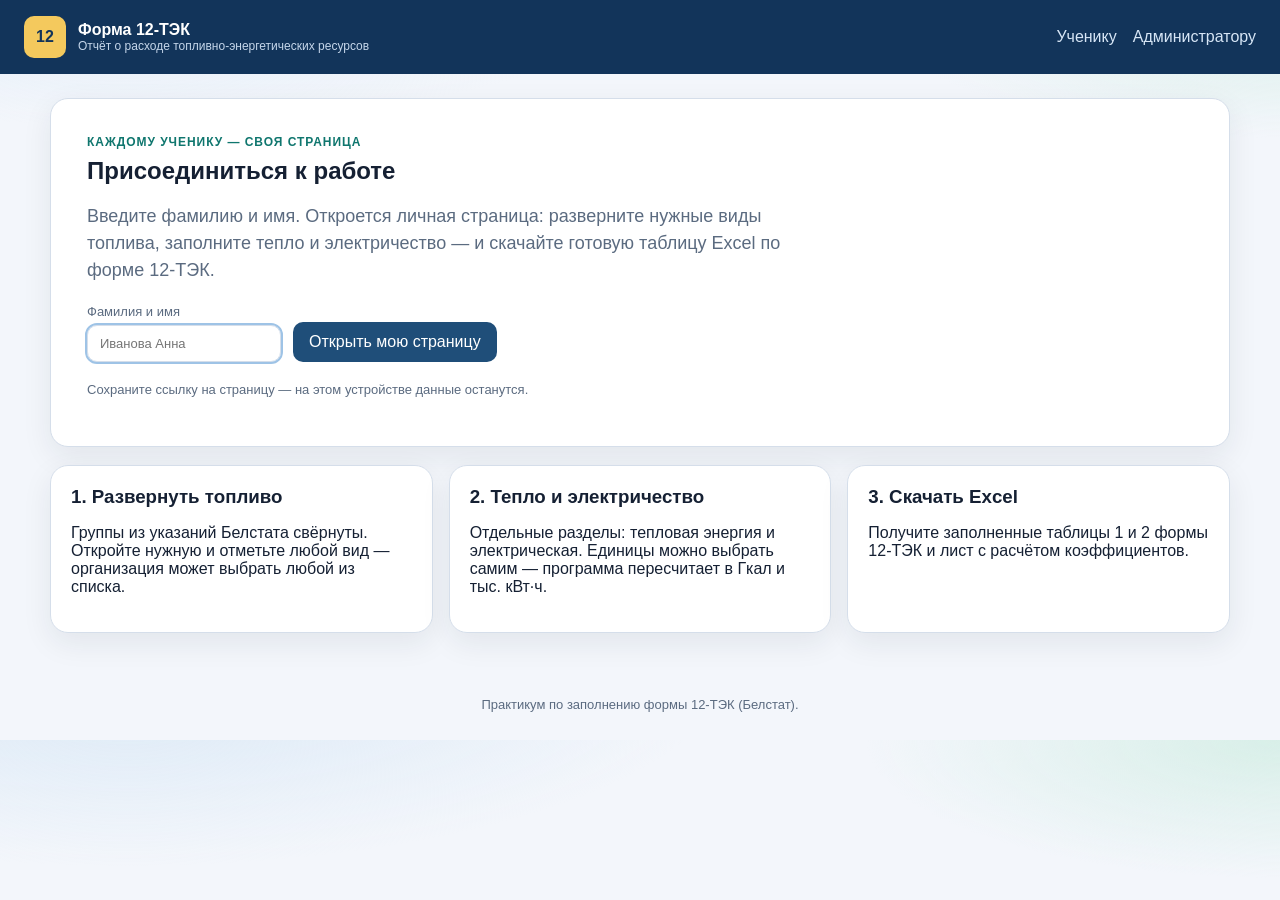
<file: index.html>
<!DOCTYPE html>
<html lang="ru">
<head>
  <meta charset="utf-8">
  <meta name="viewport" content="width=device-width, initial-scale=1">
  <title>Форма 12-ТЭК</title>
  <meta name="robots" content="noindex,nofollow">
  <meta name="application-name" content="Форма 12-ТЭК">
  <meta name="apple-mobile-web-app-title" content="12-ТЭК">
  <meta name="theme-color" content="#12345A">
  <meta name="description" content="Практикум по заполнению отчёта о расходе топливно-энергетических ресурсов">
  <meta property="og:title" content="Форма 12-ТЭК">
  <meta property="og:description" content="Практикум по заполнению отчёта о расходе топливно-энергетических ресурсов">
  <meta property="og:type" content="website">
  <meta property="og:image" content="https://forma-12tek.pages.dev/icon.png">
  <meta property="og:url" content="https://forma-12tek.pages.dev/">
  <link rel="icon" href="favicon.svg" type="image/svg+xml">
  <link rel="icon" href="icon.png" type="image/png" sizes="512x512">
  <link rel="apple-touch-icon" href="icon.png">
  <link rel="manifest" href="site.webmanifest">
  <link rel="stylesheet" href="static/style.css">
</head>
<body>
  <header class="top">
    <a class="brand" href="index.html">
      <span class="mark">12</span>
      <span>
        <strong>Форма 12-ТЭК</strong>
        <small>Отчёт о расходе топливно-энергетических ресурсов</small>
      </span>
    </a>
    <nav>
      <a href="index.html">Ученику</a>
      <a href="admin/">Администратору</a>
    </nav>
  </header>
  <main class="wrap">
    <section class="hero">
      <p class="eyebrow">Каждому ученику — своя страница</p>
      <h1>Присоединиться к работе</h1>
      <p class="lead">
        Введите фамилию и имя. Откроется личная страница: разверните нужные виды топлива,
        заполните тепло и электричество — и скачайте готовую таблицу Excel по форме 12-ТЭК.
      </p>
      <form class="join" id="join-form">
        <label>
          Фамилия и имя
          <input name="name" id="join-name" required maxlength="120" placeholder="Иванова Анна" autofocus>
        </label>
        <button type="submit">Открыть мою страницу</button>
      </form>
      <p class="hint">Сохраните ссылку на страницу — на этом устройстве данные останутся.</p>
    </section>
    <section class="cards">
      <article>
        <h3>1. Развернуть топливо</h3>
        <p>Группы из указаний Белстата свёрнуты. Откройте нужную и отметьте любой вид — организация может выбрать любой из списка.</p>
      </article>
      <article>
        <h3>2. Тепло и электричество</h3>
        <p>Отдельные разделы: тепловая энергия и электрическая. Единицы можно выбрать самим — программа пересчитает в Гкал и тыс. кВт·ч.</p>
      </article>
      <article>
        <h3>3. Скачать Excel</h3>
        <p>Получите заполненные таблицы 1 и 2 формы 12-ТЭК и лист с расчётом коэффициентов.</p>
      </article>
    </section>
  </main>
  <footer class="foot">Практикум по заполнению формы 12-ТЭК (Белстат).</footer>
  <script src="static/catalog.js"></script>
  <script src="static/engine.js"></script>
  <script>
    document.getElementById("join-form").addEventListener("submit", (e) => {
      e.preventDefault();
      const name = document.getElementById("join-name").value.trim();
      if (!name) return;
      const id = Engine.token();
      Engine.upsertStudent(id, name, {});
      location.href = "s.html?t=" + encodeURIComponent(id);
    });
  </script>
</body>
</html>
</file>
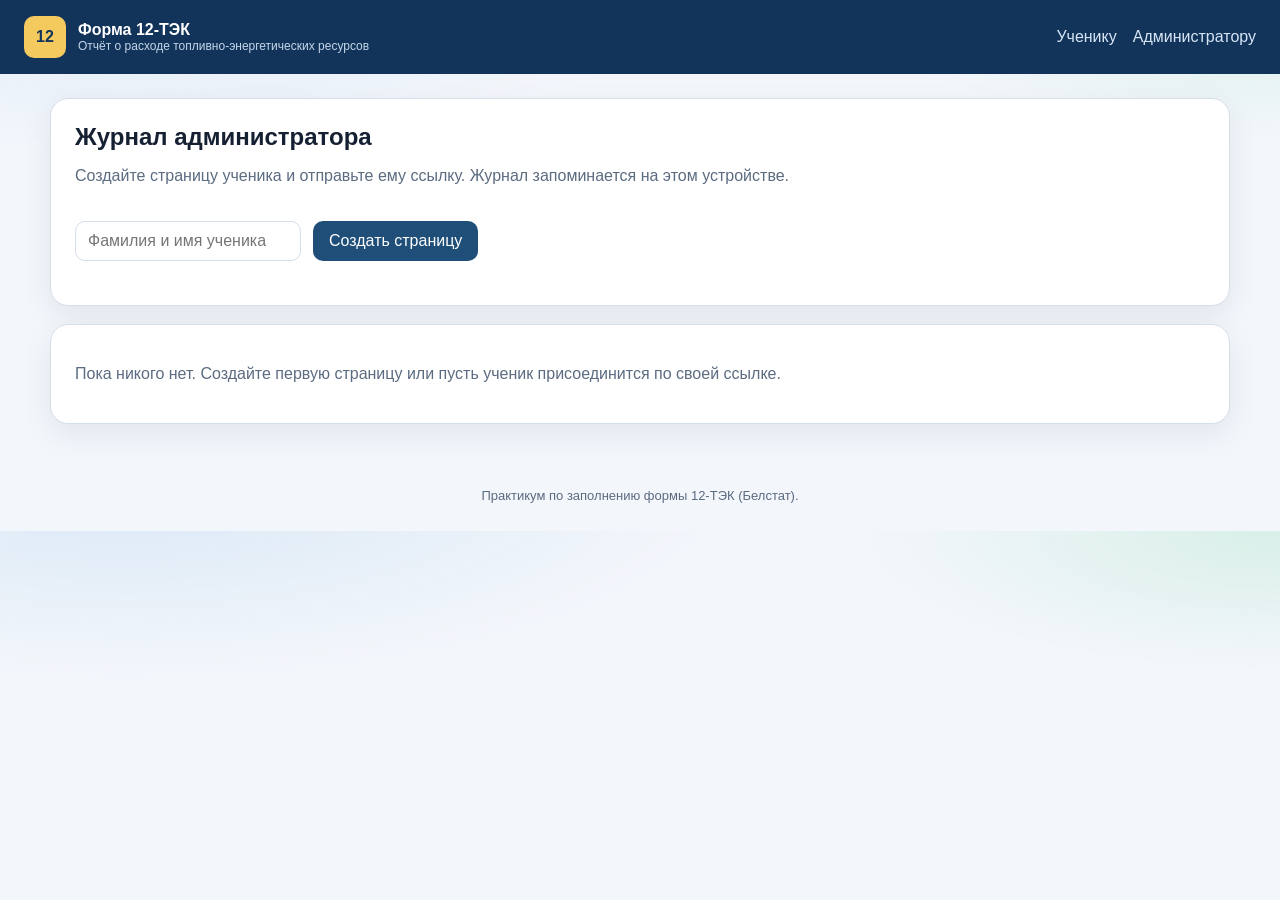
<file: admin/index.html>
<!DOCTYPE html>
<html lang="ru">
<head>
  <meta charset="utf-8">
  <meta name="viewport" content="width=device-width, initial-scale=1">
  <title>Форма 12-ТЭК — администратор</title>
  <meta name="robots" content="noindex,nofollow">
  <meta name="application-name" content="Форма 12-ТЭК">
  <meta name="apple-mobile-web-app-title" content="12-ТЭК">
  <meta name="theme-color" content="#12345A">
  <meta name="description" content="Журнал администратора практикума 12-ТЭК">
  <meta property="og:title" content="Форма 12-ТЭК — администратор">
  <meta property="og:image" content="https://forma-12tek.pages.dev/icon.png">
  <link rel="icon" href="../favicon.svg" type="image/svg+xml">
  <link rel="icon" href="../icon.png" type="image/png" sizes="512x512">
  <link rel="apple-touch-icon" href="../icon.png">
  <link rel="manifest" href="../site.webmanifest">
  <link rel="stylesheet" href="../static/style.css">
</head>
<body>
  <header class="top">
    <a class="brand" href="../index.html">
      <span class="mark">12</span>
      <span>
        <strong>Форма 12-ТЭК</strong>
        <small>Отчёт о расходе топливно-энергетических ресурсов</small>
      </span>
    </a>
    <nav>
      <a href="../index.html">Ученику</a>
      <a href="./">Администратору</a>
    </nav>
  </header>
  <main class="wrap">
    <section class="panel">
      <div class="row-head">
        <div>
          <h1>Журнал администратора</h1>
          <p class="muted">Создайте страницу ученика и отправьте ему ссылку. Журнал запоминается на этом устройстве.</p>
        </div>
      </div>
      <form class="inline" id="add-form">
        <input id="add-name" required maxlength="120" placeholder="Фамилия и имя ученика">
        <button type="submit">Создать страницу</button>
      </form>
    </section>
    <section class="panel" id="list"></section>
  </main>
  <footer class="foot">Практикум по заполнению формы 12-ТЭК (Белстат).</footer>
  <script src="../static/catalog.js"></script>
  <script src="../static/engine.js"></script>
  <script>
    function pageLink(token) {
      return location.origin + "/s.html?t=" + encodeURIComponent(token);
    }
    function render() {
      const students = Engine.allStudents();
      const box = document.getElementById("list");
      if (!students.length) {
        box.innerHTML = "<p class=\"muted\">Пока никого нет. Создайте первую страницу или пусть ученик присоединится по своей ссылке.</p>";
        return;
      }
      box.innerHTML = `<table class="plain">
        <thead><tr><th>Ученик</th><th>Личная ссылка</th><th>Сохранено</th><th></th></tr></thead>
        <tbody>${students.map((s) => `
          <tr>
            <td><a href="../s.html?t=${encodeURIComponent(s.token)}">${s.name}</a></td>
            <td><div class="copy-row">
              <input readonly value="${pageLink(s.token)}" id="link-${s.token}">
              <button type="button" class="btn tiny" data-copy="${s.token}">Копировать</button>
            </div></td>
            <td>${s.updated_at || "ещё не заходил"}</td>
            <td><button type="button" class="btn danger tiny" data-del="${s.token}">Удалить</button></td>
          </tr>`).join("")}</tbody></table>`;
      box.querySelectorAll("[data-copy]").forEach((btn) => {
        btn.onclick = () => navigator.clipboard.writeText(document.getElementById("link-" + btn.dataset.copy).value);
      });
      box.querySelectorAll("[data-del]").forEach((btn) => {
        btn.onclick = () => {
          if (confirm("Удалить страницу ученика на этом устройстве?")) {
            Engine.deleteStudent(btn.dataset.del);
            render();
          }
        };
      });
    }
    document.getElementById("add-form").addEventListener("submit", (e) => {
      e.preventDefault();
      const name = document.getElementById("add-name").value.trim();
      if (!name) return;
      Engine.upsertStudent(Engine.token(), name, {});
      document.getElementById("add-name").value = "";
      render();
    });
    render();
  </script>
</body>
</html>
</file>
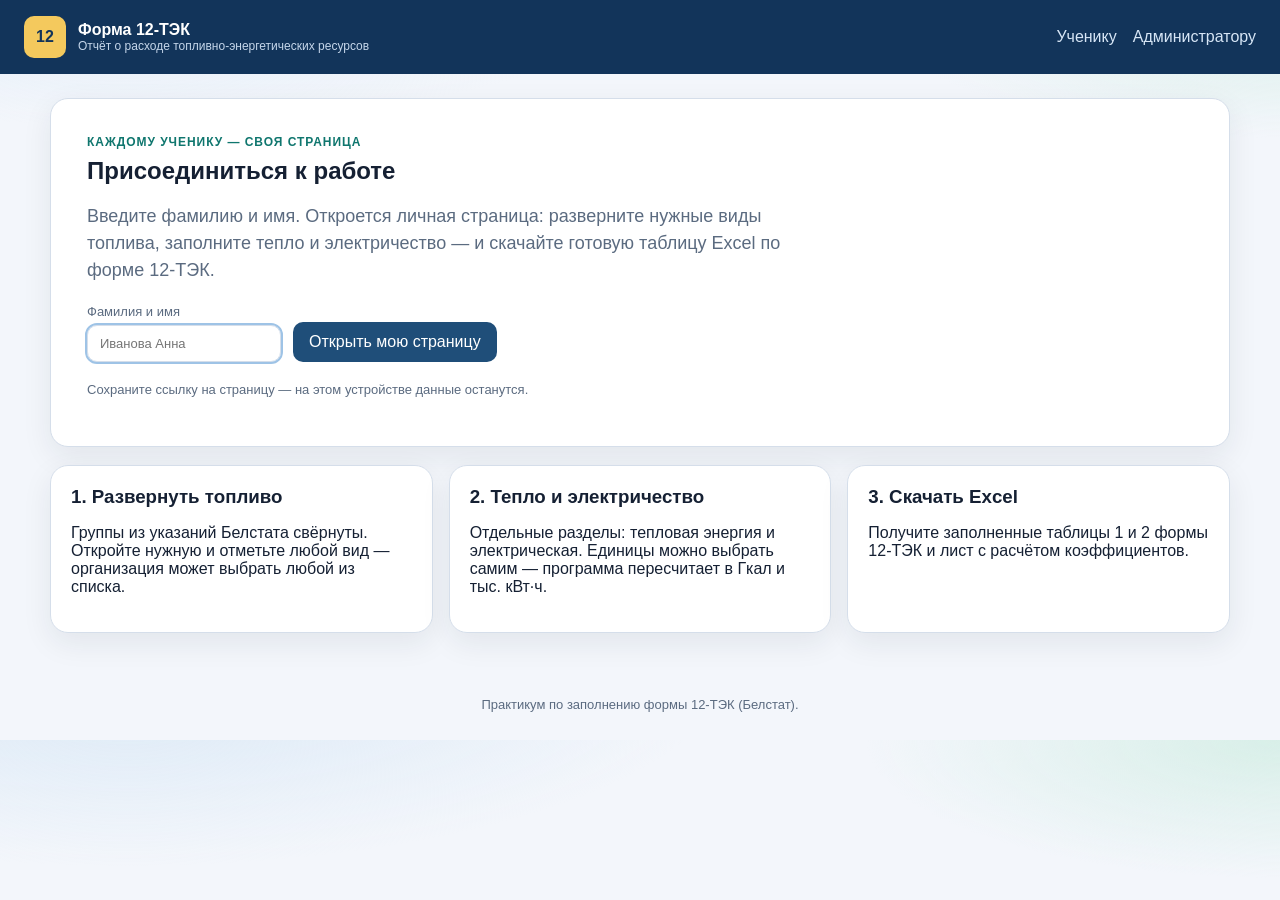
<file: s.html>
<!DOCTYPE html>
<html lang="ru">
<head>
  <meta charset="utf-8">
  <meta name="viewport" content="width=device-width, initial-scale=1">
  <title>Форма 12-ТЭК</title>
  <meta name="robots" content="noindex,nofollow">
  <meta name="application-name" content="Форма 12-ТЭК">
  <meta name="apple-mobile-web-app-title" content="12-ТЭК">
  <meta name="theme-color" content="#12345A">
  <meta name="description" content="Практикум по заполнению отчёта о расходе топливно-энергетических ресурсов">
  <meta property="og:title" content="Форма 12-ТЭК">
  <meta property="og:description" content="Практикум по заполнению отчёта о расходе топливно-энергетических ресурсов">
  <meta property="og:image" content="https://forma-12tek.pages.dev/icon.png">
  <link rel="icon" href="favicon.svg" type="image/svg+xml">
  <link rel="icon" href="icon.png" type="image/png" sizes="512x512">
  <link rel="apple-touch-icon" href="icon.png">
  <link rel="manifest" href="site.webmanifest">
  <link rel="stylesheet" href="static/style.css">
  <script src="https://cdn.sheetjs.com/xlsx-0.20.3/package/dist/xlsx.full.min.js"></script>
</head>
<body>
  <header class="top">
    <a class="brand" href="index.html">
      <span class="mark">12</span>
      <span>
        <strong>Форма 12-ТЭК</strong>
        <small>Отчёт о расходе топливно-энергетических ресурсов</small>
      </span>
    </a>
    <nav>
      <a href="index.html">Ученику</a>
      <a href="admin/">Администратору</a>
    </nav>
  </header>
  <main class="wrap" id="app"></main>
  <footer class="foot">Практикум по заполнению формы 12-ТЭК (Белстат).</footer>
  <script src="static/catalog.js"></script>
  <script src="static/engine.js"></script>
  <script src="static/student.js"></script>
</body>
</html>
</file>
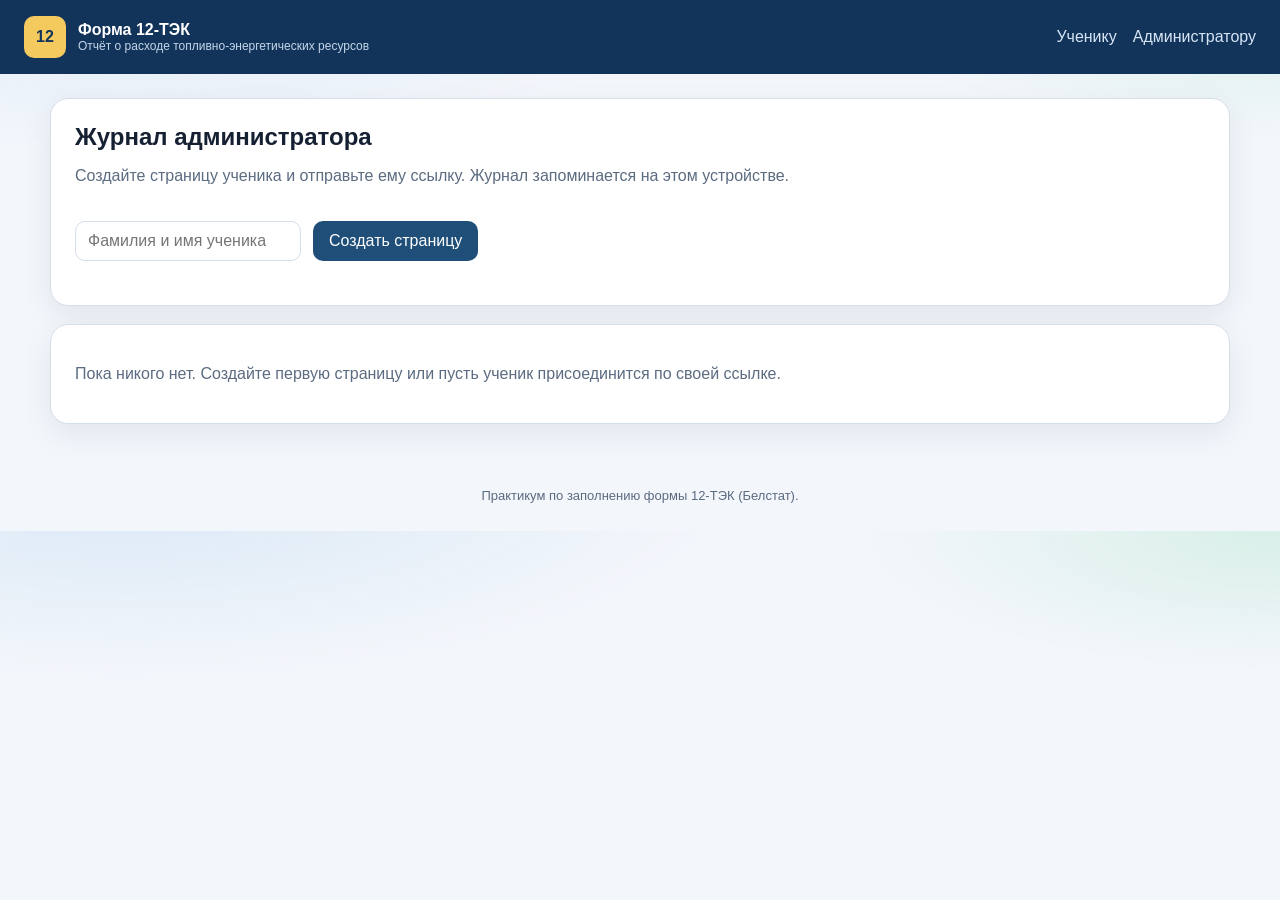
<file: teacher.html>
<!DOCTYPE html>
<html lang="ru">
<head>
  <meta charset="utf-8">
  <meta http-equiv="refresh" content="0; url=/admin/">
  <title>Форма 12-ТЭК — администратор</title>
  <link rel="icon" href="favicon.svg" type="image/svg+xml">
  <script>location.replace("/admin/");</script>
</head>
<body>
  <p><a href="/admin/">Открыть журнал администратора</a></p>
</body>
</html>
</file>
<file: static/style.css>
:root {
  --ink: #152033;
  --muted: #5b6b80;
  --line: #d5deea;
  --bg: #f3f6fb;
  --paper: #ffffff;
  --brand: #1f4e79;
  --brand-2: #2e75b6;
  --accent: #0f766e;
  --warn: #9a3412;
  --danger: #b42318;
  --soft: #e7eef6;
  --ok: #ecf8f1;
  --shadow: 0 10px 30px rgba(21, 32, 51, 0.08);
}

* { box-sizing: border-box; }
html { scroll-behavior: smooth; }
body {
  margin: 0;
  font-family: "Segoe UI", "Georgia", sans-serif;
  color: var(--ink);
  background:
    radial-gradient(1200px 400px at 10% -10%, #d9e8f6 0%, transparent 50%),
    radial-gradient(900px 300px at 100% 0%, #d8efe8 0%, transparent 46%),
    var(--bg);
}

a { color: var(--brand-2); }
.wrap { width: min(1180px, calc(100% - 32px)); margin: 24px auto 64px; }
.top {
  display: flex;
  justify-content: space-between;
  align-items: center;
  gap: 16px;
  padding: 16px 24px;
  background: #12345a;
  color: #fff;
}
.brand { display: flex; align-items: center; gap: 12px; color: inherit; text-decoration: none; }
.brand small { display: block; color: #c5d6ea; font-size: 12px; }
.mark {
  width: 42px; height: 42px; border-radius: 10px;
  display: grid; place-items: center;
  background: #f4c95d; color: #12345a; font-weight: 800;
}
.top nav { display: flex; gap: 16px; }
.top nav a { color: #d7e6f6; text-decoration: none; }
.hero, .panel, .cards article {
  background: var(--paper);
  border: 1px solid var(--line);
  border-radius: 18px;
  box-shadow: var(--shadow);
}
.hero { padding: 36px; }
.panel { padding: 24px; margin-bottom: 18px; scroll-margin-top: 56px; }
.eyebrow { text-transform: uppercase; letter-spacing: .08em; color: var(--accent); font-size: 12px; font-weight: 700; margin: 0 0 8px; }
h1, h2, h3 { margin: 0 0 10px; }
.lead { font-size: 18px; line-height: 1.5; color: var(--muted); max-width: 720px; }
.muted { color: var(--muted); }
.hint { color: var(--muted); font-size: 13px; }
.alert {
  background: #fff4ed; color: var(--warn);
  border: 1px solid #f4c7a8; padding: 10px 12px; border-radius: 10px;
}
.join, .inline { display: flex; gap: 12px; align-items: end; flex-wrap: wrap; margin: 20px 0; }
label { display: flex; flex-direction: column; gap: 6px; font-size: 13px; color: var(--muted); }
input, button, .btn {
  font: inherit;
}
input {
  border: 1px solid var(--line);
  border-radius: 10px;
  padding: 10px 12px;
  background: #fff;
  color: var(--ink);
}
input:focus { outline: 2px solid #9ec3e6; }
button, .btn {
  background: var(--brand);
  color: #fff;
  border: 0;
  border-radius: 10px;
  padding: 11px 16px;
  text-decoration: none;
  cursor: pointer;
  display: inline-flex;
  align-items: center;
  justify-content: center;
}
.btn.ghost { background: #e8eef6; color: var(--brand); }
.btn.tiny { padding: 6px 10px; font-size: 12px; }
.btn.danger { background: #fbeaea; color: var(--danger); }
.cards { display: grid; grid-template-columns: repeat(3, 1fr); gap: 16px; margin-top: 18px; }
.cards article { padding: 20px; }
.student-head, .row-head {
  display: flex; justify-content: space-between; gap: 16px; align-items: start; margin-bottom: 16px;
}
.actions { display: flex; gap: 10px; align-items: center; flex-wrap: wrap; }
.save-state { font-size: 13px; color: var(--muted); }
.steps {
  display: flex; gap: 8px; flex-wrap: wrap; margin-bottom: 16px; position: sticky; top: 8px; z-index: 5;
}
.steps a {
  background: #fff; border: 1px solid var(--line); border-radius: 999px;
  padding: 8px 12px; text-decoration: none; color: var(--ink); box-shadow: var(--shadow);
}
.grid-2, .grid-3 { display: grid; gap: 12px; }
.grid-2 { grid-template-columns: 1fr 1fr; }
.grid-3 { grid-template-columns: repeat(3, 1fr); }
.search-row { margin: 12px 0 18px; }
.search-row input { width: min(420px, 100%); }
.fuel-group { margin-bottom: 10px; border: 1px solid var(--line); border-radius: 14px; padding: 4px 12px 8px; background: #fbfdff; }
.fuel-group summary { cursor: pointer; display: flex; align-items: center; justify-content: space-between; gap: 12px; list-style: none; padding: 10px 4px; }
.fuel-group summary::-webkit-details-marker { display: none; }
.fuel-group summary::before { content: "▸"; color: var(--brand-2); font-size: 14px; width: 16px; flex: none; }
.fuel-group[open] summary::before { content: "▾"; }
.fuel-group summary h3 { margin: 0; flex: 1; }
.fuel-group summary span { color: var(--muted); font-size: 12px; white-space: nowrap; }
.fuel-list { display: flex; flex-direction: column; gap: 8px; padding: 0 0 8px; }
.fuel-pick {
  border: 1px solid var(--line); border-radius: 12px; background: #fff;
}
.fuel-pick.on { background: #f3fbf7; border-color: #7dbead; }
.fuel-pick-head {
  flex-direction: row; align-items: center; gap: 10px;
  padding: 10px 12px; cursor: pointer; color: var(--ink); font-size: 14px;
}
.fuel-pick-head em { margin-left: auto; color: var(--muted); font-style: normal; font-size: 12px; }
.fuel-body { padding: 12px 12px 14px; border-top: 1px dashed var(--line); }
.fuel-meta p { margin: 0 0 6px; color: var(--muted); font-size: 13px; }
.extra-split { margin-top: 10px; }
.extra-split summary { cursor: pointer; color: var(--brand); font-size: 13px; }
.picked-bar {
  margin: 0 0 14px; padding: 12px 14px; border-radius: 12px;
  background: #ecf8f1; border: 1px solid #b7e0c4;
}
.picked-bar.empty {
  background: #f7fafc; border-style: dashed; border-color: var(--line); color: var(--muted);
}
.picked-label { margin: 0 0 8px; font-size: 13px; color: #166534; font-weight: 600; }
.chips { display: flex; flex-wrap: wrap; gap: 8px; }
.chip {
  display: inline-flex; align-items: center; gap: 8px;
  border: 1px solid var(--line); border-radius: 999px; padding: 7px 12px;
  background: #fff; color: var(--ink);
}
.chip em { color: var(--muted); font-style: normal; font-size: 12px; }
.chip.on { background: #e6f4ef; border-color: #7dbead; }
.empty-box {
  padding: 24px; border: 1px dashed var(--line); border-radius: 12px; color: var(--muted); text-align: center;
}
.energy-panel.heat { border-left: 5px solid #c9852a; }
.energy-panel.elec { border-left: 5px solid #2e75b6; }
.energy-list { display: flex; flex-direction: column; gap: 8px; }
.energy-row {
  display: grid; grid-template-columns: 1.5fr 1fr 1fr; gap: 10px; align-items: end;
  padding: 12px; border: 1px solid var(--line); border-radius: 12px; background: #fff;
}
.energy-row.sub { margin-left: 18px; background: #f7fafc; }
.energy-name strong { display: block; color: var(--ink); font-size: 14px; }
.energy-name .code { color: var(--muted); font-size: 12px; }
.unit-hint { margin: 22px 0 0; color: var(--muted); font-size: 13px; }
.note { color: #8a5a12 !important; }
.tags span {
  display: inline-block; background: var(--ok); color: #166534;
  border-radius: 999px; padding: 3px 8px; font-size: 12px; margin-left: 4px;
}
.check { flex-direction: row; align-items: center; }
.table-wrap { overflow: auto; }
table.grid, table.plain { width: 100%; border-collapse: collapse; font-size: 13px; }
table.plain th, table.plain td, table.grid th, table.grid td {
  border: 1px solid var(--line); padding: 8px; vertical-align: middle;
}
table.grid th { background: var(--brand); color: #fff; font-weight: 600; }
table.plain th { background: var(--soft); text-align: left; }
table.grid td.name { text-align: left; }
table.grid input { width: 100%; min-width: 90px; }
td.na, .x { background: #eef3f9; color: #7d8ea3; text-align: center; }
.copy-row { display: flex; gap: 8px; }
.copy-row input { flex: 1; min-width: 220px; }
.share-banner {
  display: flex; justify-content: space-between; gap: 16px; align-items: center; flex-wrap: wrap;
  margin-bottom: 16px; padding: 16px 18px;
  background: #ecf8f1; border: 1px solid #b7e0c4; border-radius: 16px;
}
.share-banner span { display: block; color: var(--muted); font-size: 13px; margin-top: 4px; }
.share-banner .copy-row { min-width: min(420px, 100%); }
.sum-box {
  margin-top: 16px; padding: 16px; border-radius: 12px; background: var(--ok); border: 1px solid #b7e0c4;
}
.actions.end { margin-top: 18px; }
.unit-bar {
  display: flex; gap: 16px; flex-wrap: wrap; margin: 0 0 14px;
}
.unit-bar label { min-width: 220px; }
select {
  border: 1px solid var(--line);
  border-radius: 10px;
  padding: 10px 12px;
  background: #fff;
  color: var(--ink);
  font: inherit;
}
.conv-hint {
  margin: 10px 0 0;
  font-size: 13px;
  color: #166534;
  background: var(--ok);
  border-radius: 8px;
  padding: 8px 10px;
}
.conv-hint:empty { display: none; }
.foot { text-align: center; color: var(--muted); padding: 0 16px 28px; font-size: 13px; }

@media (max-width: 860px) {
  .cards, .grid-2, .grid-3, .student-head, .row-head { grid-template-columns: 1fr; display: block; }
  .energy-row { grid-template-columns: 1fr; }
  .energy-row.sub { margin-left: 0; }
  .top { flex-direction: column; align-items: start; }
  .hero { padding: 22px; }
}
</file>
